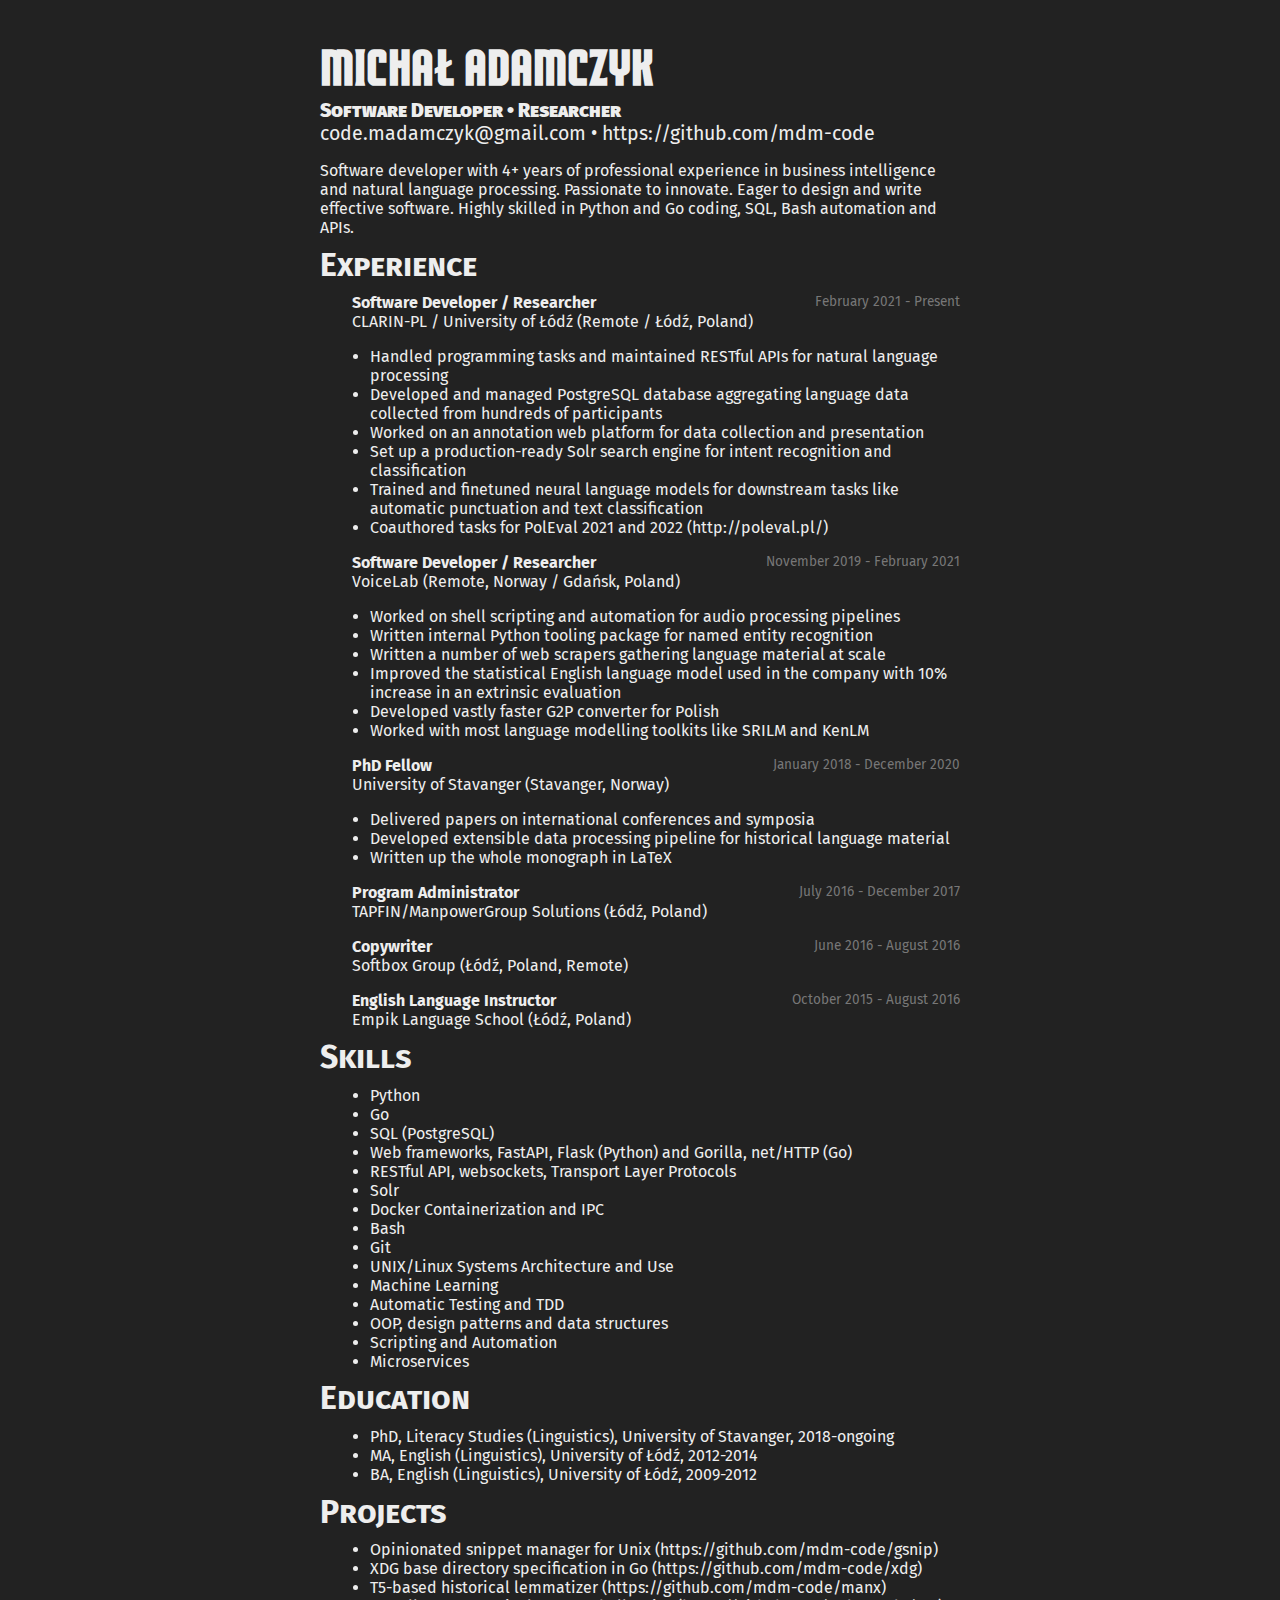
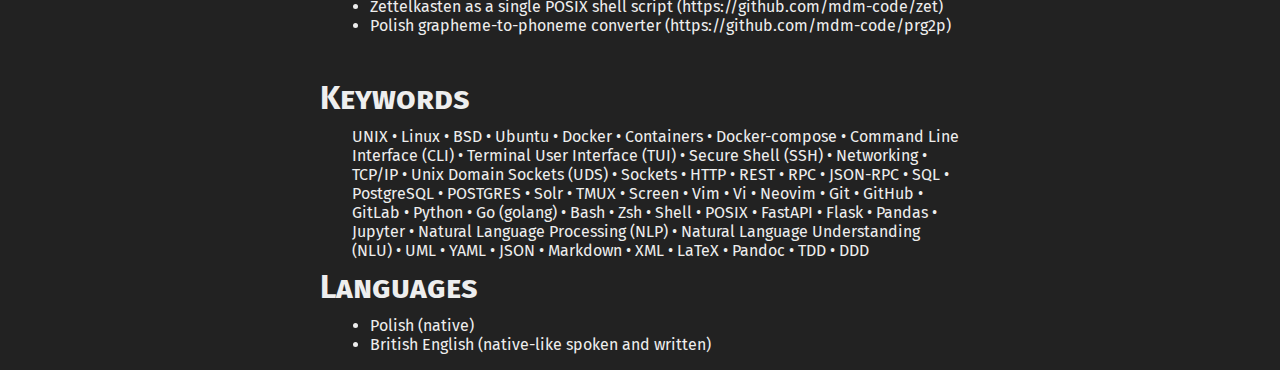
<file: index.html>
<!doctype html>
<html lang='en-US'>
<head>
<title>Michał Adamczyk | Software Developer • Researcher</title>

<meta charset="UTF-8">
<meta name="viewport" content="width=device-width, initial-scale=1.0">

<link rel="shortcut icon" href="../../logo.jpg" type="image/jpg">
<link href="https://fonts.googleapis.com/css2?family=Fira+Sans:ital,wght@0,400;0,500;0,  600;0,700;0,800;0,900;1,400;1,500;1,600;1,700;1,800;1,900&display=swap" rel="stylesheet">

<style>
@font-face {
  font-family: FtyStrategycide;
  src: url('FtyStrategycideNcv-elGl.ttf') format('truetype');
}

* {
  text-rendering: optimizeLegibility;
  box-sizing: border-box;
}

:root {
  --bgcolor: #222;
  --fgcolor: #eee;
  --boardfg: white;
  --boardbg: black;
  --high:    #ccc;
  --medhigh: #aaa;
  --lowhigh: #888;
  --highlow: #666;
  --medlow:  #555;
  --low:     #444;
  --lowlow:  #333;
  --font: 'Fira Sans', -apple-system, BlinkMacSystemFont, "Segoe UI", Roboto, Oxygen, Ubuntu, Cantarell, "Droid Sans", "Helvetica Neue", sans-serif;
  font-family: var(--font);
  background: var(--bgcolor);
  color: var(--fgcolor);
  text-rendering: optimizeLegibility;
}

main {
  max-width: 40rem;
  margin-left: auto;
  margin-right: auto;
}

ul {
  margin-left: .6rem;
}

h2 {
  font-variant: small-caps;
  font-size: 2rem;
  line-height: .2rem;
}

.clause {
	font-size: 0.8rem;
}

</style>

</head>
<body>
<main>
<style>
#name {
  font-weight: 900;
  font-size: 3rem;
  font-family: FtyStrategycide, var(--font);
  margin-bottom: 0;
}
#role {
  font-size:1.22rem;
  font-weight: 900;
  font-variant: small-caps;
  margin-top: 0;
}
#about {
  display: grid;
  grid-template-areas: "name" "role " "contact";
}
#contact {
  font-size:1.22rem;
}
</style>

<div id=about>
<h1 id=name style='grid-area: name'>Michał Adamczyk</h1>
<div id=role style='grid-area: role'>Software Developer • Researcher</div>
<div id=contact style='grid-area: contact'>code.madamczyk@gmail.com • https://github.com/mdm-code</div>
</div>

<style></style>
<p id=mission>Software developer with 4+ years of professional experience in business intelligence and natural language processing. Passionate to innovate. Eager to design and write effective software. Highly skilled in Python and Go coding, SQL, Bash automation and APIs.</p>

<style>
.employer {
  padding-left: 2rem;
  margin-bottom: 1rem;
}
.employer .role {
  display: flex;
  justify-content: space-between;
}
.employer .role .dates {
  font-size: .85rem;
  color: #777;
}
</style>

<div id=experience>
<h2>Experience</h2>

<div class=employer>

<div class=role>
  <div><strong>Software Developer / Researcher</strong></div>
  <div class=dates>February 2021 - Present</div>
</div>
<div class=entity>CLARIN-PL / University of Łódź <span class=loc>(Remote / Łódź, Poland)</span></div>
</div>

<ul class=deets>

<li class=deet>Handled programming tasks and maintained RESTful APIs for natural language processing</li>

<li class=deet>Developed and managed PostgreSQL database aggregating language data collected from hundreds of participants</li>

<li class=deet>Worked on an annotation web platform for data collection and presentation</li>

<li class=deet>Set up a production-ready Solr search engine for intent recognition and classification</li>

<li class=deet>Trained and finetuned neural language models for downstream tasks like automatic punctuation and text classification</li>

<li class=deet>Coauthored tasks for PolEval 2021 and 2022 (http://poleval.pl/)</li>

</ul>

</div>

<div class=employer>

<div class=role>
  <div><strong>Software Developer / Researcher</strong></div>
  <div class=dates>November 2019 - February 2021</div>
</div>
<div class=entity>VoiceLab <span class=loc>(Remote, Norway / Gdańsk, Poland)</span></div>
</div>

<ul class=deets>

<li class=deet>Worked on shell scripting and automation for audio processing pipelines</li>

<li class=deet>Written internal Python tooling package for named entity recognition</li>

<li class=deet>Written a number of web scrapers gathering language material at scale</li>

<li class=deet>Improved the statistical English language model used in the company with 10% increase in an extrinsic evaluation</li>

<li class=deet>Developed vastly faster G2P converter for Polish</li>

<li class=deet>Worked with most language modelling toolkits like SRILM and KenLM</li>

</ul>

</div>

<div class=employer>

<div class=role>
  <div><strong>PhD Fellow</strong></div>
  <div class=dates>January 2018 - December 2020</div>
</div>
<div class=entity>University of Stavanger <span class=loc>(Stavanger, Norway)</span></div>
</div>

<ul class=deets>

<li class=deet>Delivered papers on international conferences and symposia</li>

<li class=deet>Developed extensible data processing pipeline for historical language material</li>

<li class=deet>Written up the whole monograph in LaTeX</li>

</ul>

</div>

<div class=employer>

<div class=role>
  <div><strong>Program Administrator</strong></div>
  <div class=dates>July 2016 - December 2017</div>
</div>
<div class=entity>TAPFIN/ManpowerGroup Solutions <span class=loc>(Łódź, Poland)</span></div>
</div>

<ul class=deets>

</ul>

</div>

<div class=employer>

<div class=role>
  <div><strong>Copywriter</strong></div>
  <div class=dates>June 2016 - August 2016</div>
</div>
<div class=entity>Softbox Group <span class=loc>(Łódź, Poland, Remote)</span></div>
</div>

<ul class=deets>

</ul>

</div>

<div class=employer>

<div class=role>
  <div><strong>English Language Instructor</strong></div>
  <div class=dates>October 2015 - August 2016</div>
</div>
<div class=entity>Empik Language School <span class=loc>(Łódź, Poland)</span></div>
</div>

<ul class=deets>

</ul>

</div>


<div id=skills>
<h2>Skills</h2>
<ul>
<li>Python</li>
<li>Go</li>
<li>SQL (PostgreSQL)</li>
<li>Web frameworks, FastAPI, Flask (Python) and Gorilla, net/HTTP (Go)</li>
<li>RESTful API, websockets, Transport Layer Protocols</li>
<li>Solr</li>
<li>Docker Containerization and IPC</li>
<li>Bash</li>
<li>Git</li>
<li>UNIX/Linux Systems Architecture and Use</li>
<li>Machine Learning</li>
<li>Automatic Testing and TDD</li>
<li>OOP, design patterns and data structures</li>
<li>Scripting and Automation</li>
<li>Microservices</li>
</ul>
</div>

<div id=education>
<h2>Education</h2>
<ul>
<li>PhD, Literacy Studies (Linguistics), University of Stavanger, 2018-ongoing</li>
<li>MA, English (Linguistics), University of Łódź, 2012-2014</li>
<li>BA, English (Linguistics), University of Łódź, 2009-2012</li>
</ul>
</div>

<div id=projects>
<h2>Projects</h2>
<ul>
<li>Opinionated snippet manager for Unix (https://github.com/mdm-code/gsnip)</li>
<li>XDG base directory specification in Go (https://github.com/mdm-code/xdg)</li>
<li>T5-based historical lemmatizer (https://github.com/mdm-code/manx)</li>
<li>Zettelkasten as a single POSIX shell script (https://github.com/mdm-code/zet)</li>
<li>Polish grapheme-to-phoneme converter (https://github.com/mdm-code/prg2p)</li>
</ul>
</div>

<style>
#keywords {
  padding-left: 2rem;
}
</style>
<br>
<h2>Keywords</h2>
<div id=keywords>UNIX • Linux • BSD • Ubuntu • Docker • Containers • Docker-compose • Command Line Interface (CLI) • Terminal User Interface (TUI) • Secure Shell (SSH) • Networking • TCP/IP • Unix Domain Sockets (UDS) • Sockets • HTTP • REST • RPC • JSON-RPC • SQL • PostgreSQL • POSTGRES • Solr • TMUX • Screen • Vim • Vi • Neovim • Git • GitHub • GitLab • Python • Go (golang) • Bash • Zsh • Shell • POSIX • FastAPI • Flask • Pandas • Jupyter • Natural Language Processing (NLP) • Natural Language Understanding (NLU) • UML • YAML • JSON • Markdown • XML • LaTeX • Pandoc • TDD • DDD</div>

<div id=languages>
<h2>Languages</h2>
<ul>
<li>Polish (native)</li>
<li>British English (native-like spoken and written)</li>
</ul>
</div>


</main>
</body>
</html>
</file>
